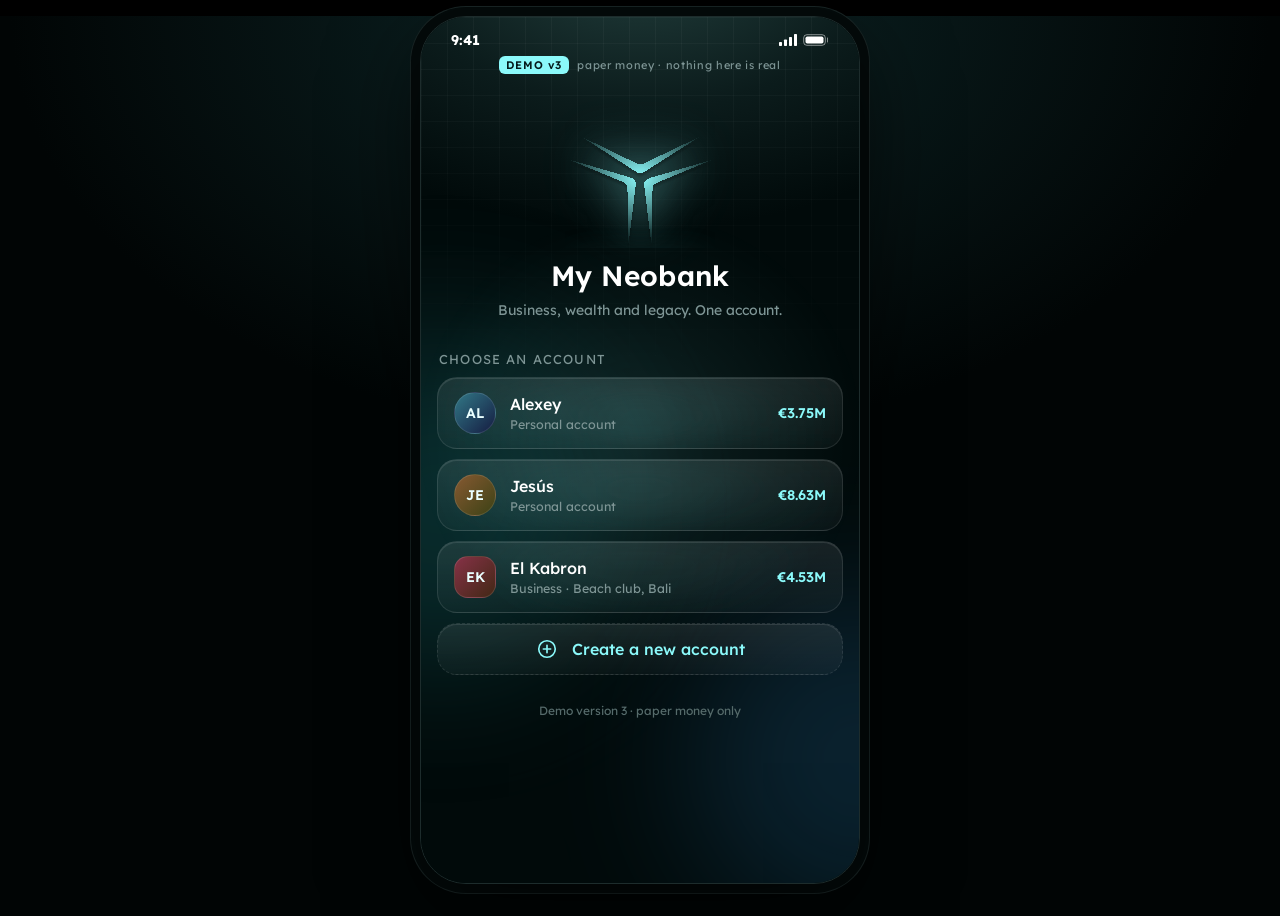
<file: index.html>
<!doctype html>
<html lang="en">
<head>
<meta charset="utf-8">
<meta name="viewport" content="width=device-width, initial-scale=1, maximum-scale=1, viewport-fit=cover, user-scalable=no">
<meta name="robots" content="noindex, nofollow">
<title>My Neobank · Demo</title>
<meta name="description" content="Clickable concept demo. Paper money only.">
<meta name="theme-color" content="#010A0A">
<meta name="apple-mobile-web-app-capable" content="yes">
<meta name="mobile-web-app-capable" content="yes">
<meta name="apple-mobile-web-app-status-bar-style" content="black-translucent">
<meta name="apple-mobile-web-app-title" content="My Neobank">
<link rel="manifest" href="manifest.webmanifest">
<link rel="apple-touch-icon" href="icons/icon-180.png">
<link rel="icon" href="img/mark.svg" type="image/svg+xml">
<link rel="preconnect" href="https://fonts.googleapis.com">
<link rel="preconnect" href="https://fonts.gstatic.com" crossorigin>
<link href="https://fonts.googleapis.com/css2?family=Lexend:wght@300;400;500;600;700&display=swap" rel="stylesheet">
<link rel="stylesheet" href="css/app.css?v=3.1">
<link rel="stylesheet" href="css/v2.css?v=3.1">
</head>
<body>
<div id="root"></div>
<noscript>This demo needs JavaScript.</noscript>
<script src="js/store.js?v=3.1"></script>
<script src="js/ui.js?v=3.1"></script>
<script src="js/screens-core.js?v=3.1"></script>
<script src="js/screens-money.js?v=3.1"></script>
<script src="js/screens-cards.js?v=3.1"></script>
<script src="js/screens-premium.js?v=3.1"></script>
<script src="js/screens-business.js?v=3.1"></script>
<script src="js/screens-v2.js?v=3.1"></script>
</body>
</html>
</file>
<file: css/app.css>
/* My Neobank demo - visual language follows the 4IRE Figma: near-black, teal glow, cyan accent, soft cards. */
:root{
  --bg:#010A0A; --card:#0E1717; --card2:#152222; --line:rgba(255,255,255,.07); --line2:rgba(139,249,250,.22);
  --fg:#fff; --mut:#7E9595; --mut2:#566b6b; --acc:#8BF9FA; --acc2:#67D6D8; --ok:#5FD08A; --bad:#F2714F; --warn:#F2C14F;
  --r:22px; --font:'Lexend',-apple-system,BlinkMacSystemFont,'Segoe UI',Roboto,Helvetica,Arial,sans-serif;
}
*{box-sizing:border-box;-webkit-tap-highlight-color:transparent}
html,body{margin:0;height:100%;background:#000;color:var(--fg);font-family:var(--font);font-weight:400;overscroll-behavior:none;-webkit-font-smoothing:antialiased}
button,input,textarea,select{font:inherit;color:inherit}
button{background:none;border:0;padding:0;cursor:pointer;text-align:inherit}
input,textarea{outline:none}
#root{height:100%}
.phone{height:100vh;height:100dvh;max-width:440px;margin:0 auto;position:relative;background:var(--bg);overflow:hidden}
@media(min-width:520px){
  body{background:radial-gradient(900px 600px at 50% 0,#0d2526,#010505 70%)}
  .phone{height:min(900px,calc(100dvh - 32px));margin:16px auto;border-radius:46px;border:1px solid #1d2c2c;box-shadow:0 30px 90px rgba(0,0,0,.65),0 0 0 9px #040b0b,0 0 0 10px #1a2727}
}
.app{position:absolute;inset:0;display:flex;flex-direction:column;background:radial-gradient(130% 44% at 50% -8%,#24413f 0%,rgba(20,42,42,.55) 42%,rgba(1,10,10,0) 74%),var(--bg)}
.app::before{content:'';position:absolute;inset:0 0 auto 0;height:400px;pointer-events:none;
  background-image:linear-gradient(rgba(255,255,255,.035) 1px,transparent 1px),linear-gradient(90deg,rgba(255,255,255,.035) 1px,transparent 1px);background-size:26px 26px;
  -webkit-mask-image:linear-gradient(#000,transparent);mask-image:linear-gradient(#000,transparent)}
.strip{position:relative;z-index:3;display:flex;align-items:center;justify-content:center;gap:8px;font-size:11px;letter-spacing:.06em;color:var(--mut);padding:calc(7px + env(safe-area-inset-top,0px)) 12px 6px;width:100%}
.strip b{color:#04191a;background:var(--acc);border-radius:6px;padding:2px 7px;font-weight:600;letter-spacing:.08em}
.strip i{font-style:normal;color:var(--acc2);margin-left:4px}
.scroll{flex:1;overflow-y:auto;overflow-x:hidden;-webkit-overflow-scrolling:touch;padding:0 16px 130px;position:relative;z-index:1;scrollbar-width:none}
.scroll::-webkit-scrollbar{display:none}
.scroll.notab{padding-bottom:40px}
.i{width:22px;height:22px;flex:none}
.mut{color:var(--mut)} .acc{color:var(--acc)} .ok{color:var(--ok)} .bad{color:var(--bad)} .warn{color:var(--warn)}
.sm{font-size:12.5px} .xs{font-size:11.5px} .b{font-weight:600} .c{text-align:center} .rt{text-align:right}
.mt{margin-top:14px} .mt2{margin-top:22px} .mb{margin-bottom:14px}
.grow{flex:1;min-width:0} .flex{display:flex;align-items:center;gap:10px} .between{justify-content:space-between}
.ell{white-space:nowrap;overflow:hidden;text-overflow:ellipsis}

/* top */
.top{display:flex;align-items:center;gap:10px;padding:8px 0 14px;min-height:56px}
.top h1{font-size:19px;font-weight:600;margin:0;flex:1;text-align:center}
.rb{width:42px;height:42px;border-radius:50%;background:rgba(255,255,255,.05);border:1px solid var(--line);display:grid;place-items:center;flex:none;position:relative}
.rb.ghost{background:none;border-color:transparent}
.rb .dot{position:absolute;top:9px;right:10px;width:9px;height:9px;border-radius:50%;background:var(--bad);border:2px solid #142121}
.me{display:flex;align-items:center;gap:10px;flex:1;min-width:0}
.me .n{font-weight:500;font-size:15px} .me .t{font-size:11.5px;color:var(--mut)}
.av{width:42px;height:42px;border-radius:50%;display:grid;place-items:center;font-weight:600;font-size:14px;flex:none;color:#eaffff;border:1px solid rgba(255,255,255,.12)}
.av.lg{width:64px;height:64px;font-size:21px} .av.sm{width:34px;height:34px;font-size:12px}
.av.co{border-radius:14px}

/* hero */
.hero{text-align:center;padding:26px 0 22px}
.hero .l{font-size:14px;color:#dfeaea}
.hero .v{font-size:40px;font-weight:700;letter-spacing:-.01em;margin:8px 0 6px;line-height:1.1;white-space:nowrap;overflow:hidden}
.hero .s{font-size:13.5px;color:var(--mut)}
.hero .p{display:inline-flex;gap:6px;align-items:center;margin-top:10px;font-size:12px;color:var(--acc2);background:rgba(139,249,250,.07);border:1px solid var(--line2);border-radius:999px;padding:5px 11px}
.acts{display:flex;gap:10px;margin-bottom:22px}
.act{flex:1;height:52px;border-radius:18px;background:rgba(255,255,255,.045);border:1px solid var(--line);display:flex;align-items:center;justify-content:center;gap:8px;color:var(--acc);font-weight:500;font-size:15px}
.act:active,.row:active,.btn:active,.chip:active,.tile:active{transform:scale(.98)}

/* blocks */
.sec{display:flex;justify-content:space-between;align-items:baseline;margin:22px 2px 10px}
.sec h2{font-size:17px;font-weight:500;margin:0} .sec button,.sec a{color:var(--mut);font-size:14px;font-weight:500}
.card{background:var(--card);border:1px solid var(--line);border-radius:var(--r);padding:6px 16px}
.card.pad{padding:16px} .card.glow{border-color:var(--line2);box-shadow:0 0 0 1px rgba(139,249,250,.05),0 10px 40px -18px rgba(139,249,250,.35)}
.row{display:flex;align-items:center;gap:12px;padding:13px 0;width:100%;border-bottom:1px solid var(--line)}
.row:last-child{border-bottom:0}
.row .t{font-size:15px} .row .s{font-size:12.5px;color:var(--mut);margin-top:2px}
.row .r{text-align:right;flex:none;max-width:56%} .row .r .t{font-weight:500}
.ic{width:42px;height:42px;border-radius:50%;background:#22383a;color:var(--acc2);display:grid;place-items:center;flex:none;font-size:13px;font-weight:600}
.ic.sq{border-radius:14px;background:rgba(139,249,250,.08);color:var(--acc)}
.aico{width:42px;height:42px;border-radius:50%;display:grid;place-items:center;flex:none;font-weight:600;font-size:17px;color:#fff;border:1px solid rgba(255,255,255,.1)}
.aico.sm{width:26px;height:26px;font-size:12px}
.kv{display:flex;justify-content:space-between;gap:14px;padding:9px 0;font-size:14px;border-bottom:1px dashed var(--line)}
.kv:last-child{border-bottom:0} .kv>span:first-child{color:var(--mut)} .kv>span:last-child{text-align:right;font-weight:500}
.pill{display:inline-flex;align-items:center;gap:6px;font-size:11.5px;font-weight:500;border-radius:999px;padding:4px 10px;background:rgba(139,249,250,.1);color:var(--acc);border:1px solid var(--line2)}
.pill.ok{background:rgba(95,208,138,.12);color:var(--ok);border-color:rgba(95,208,138,.3)}
.pill.bad{background:rgba(242,113,79,.12);color:var(--bad);border-color:rgba(242,113,79,.3)}
.pill.warn{background:rgba(242,193,79,.12);color:var(--warn);border-color:rgba(242,193,79,.3)}
.pill.mut{background:rgba(255,255,255,.05);color:var(--mut);border-color:var(--line)}
.tiles{display:grid;grid-template-columns:1fr 1fr;gap:10px}
.tile{background:linear-gradient(160deg,#15292a,#0c1616);border:1px solid var(--line);border-radius:var(--r);padding:14px;min-height:118px;display:flex;flex-direction:column;gap:6px;position:relative;overflow:hidden}
.tile .i{color:var(--acc);width:24px;height:24px} .tile .t{font-weight:500;font-size:15px;margin-top:auto} .tile .s{font-size:12px;color:var(--mut);line-height:1.35}
.tile::after{content:'';position:absolute;right:-30px;top:-30px;width:110px;height:110px;border-radius:50%;background:radial-gradient(rgba(139,249,250,.16),transparent 70%)}
.empty{text-align:center;color:var(--mut);padding:26px 10px;font-size:14px}

/* buttons, chips, fields */
.btn{display:flex;align-items:center;justify-content:center;gap:8px;width:100%;height:54px;border-radius:18px;font-weight:600;font-size:16px;background:var(--acc);color:#03191a;transition:opacity .15s}
.btn.sec2{background:rgba(255,255,255,.05);color:var(--acc);border:1px solid var(--line)}
.btn.line{background:none;color:var(--fg);border:1px solid var(--line)} .btn.danger{background:rgba(242,113,79,.12);color:var(--bad);border:1px solid rgba(242,113,79,.3)}
.btn.s{height:42px;font-size:14px;border-radius:14px;width:auto;padding:0 16px}
.btn[disabled]{opacity:.35;pointer-events:none}
.cta{position:sticky;bottom:0;padding:14px 0 calc(8px + env(safe-area-inset-bottom,0px));background:linear-gradient(transparent,var(--bg) 34%);margin-top:18px;z-index:2}
.chips{display:flex;gap:8px;overflow-x:auto;scrollbar-width:none;padding:2px 0;margin:0 -16px;padding-left:16px;padding-right:16px}
.chips::-webkit-scrollbar{display:none} .chips.wrap{flex-wrap:wrap;overflow:visible;margin:0;padding:2px 0}
.chip{flex:none;display:flex;align-items:center;gap:7px;height:38px;padding:0 13px;border-radius:999px;background:rgba(255,255,255,.045);border:1px solid var(--line);font-size:14px;color:#cfe0e0;white-space:nowrap}
.chip.on{background:rgba(139,249,250,.13);border-color:var(--acc2);color:var(--acc)}
.lbl{font-size:12.5px;color:var(--mut);margin:16px 2px 8px;display:block}
.fld{display:flex;align-items:center;gap:10px;background:var(--card);border:1px solid var(--line);border-radius:16px;padding:0 14px;height:54px}
.fld:focus-within{border-color:var(--acc2)}
.fld input,.fld select{flex:1;min-width:0;background:none;border:0;height:100%;font-size:16px}
.fld select{appearance:none;-webkit-appearance:none}
.fld .sfx{color:var(--mut);font-size:14px}
textarea.fld{height:84px;padding:12px 14px;width:100%;resize:none;font-size:15px;display:block}
.amt{text-align:center;padding:20px 0 6px}
.amt input{width:100%;background:none;border:0;text-align:center;font-size:44px;font-weight:700;letter-spacing:-.01em;caret-color:var(--acc)}
.amt input::placeholder{color:#33494a} .amt .u{color:var(--mut);font-size:14px;margin-top:2px}
input[type=range]{-webkit-appearance:none;appearance:none;width:100%;height:30px;background:none;margin:4px 0}
input[type=range]::-webkit-slider-runnable-track{height:6px;border-radius:6px;background:linear-gradient(90deg,var(--acc2),#1d3a3b)}
input[type=range]::-webkit-slider-thumb{-webkit-appearance:none;width:26px;height:26px;border-radius:50%;background:var(--acc);border:4px solid #0b2a2b;margin-top:-10px;box-shadow:0 0 0 1px var(--acc2),0 4px 14px rgba(139,249,250,.4)}
input[type=range]::-moz-range-track{height:6px;border-radius:6px;background:#1d3a3b}
input[type=range]::-moz-range-thumb{width:20px;height:20px;border-radius:50%;background:var(--acc);border:3px solid #0b2a2b}
.sw{width:50px;height:30px;border-radius:999px;background:#22383a;position:relative;flex:none;transition:background .2s}
.sw::after{content:'';position:absolute;top:3px;left:3px;width:24px;height:24px;border-radius:50%;background:#fff;transition:transform .2s}
.sw.on{background:var(--acc2)} .sw.on::after{transform:translateX(20px);background:#03191a}

/* tab bar */
.tabbar{position:absolute;left:16px;right:16px;bottom:calc(14px + env(safe-area-inset-bottom,0px));z-index:5;display:flex;gap:2px;padding:6px;border-radius:999px;background:rgba(10,20,20,.86);border:1px solid rgba(255,255,255,.12);-webkit-backdrop-filter:blur(14px);backdrop-filter:blur(14px)}
.tabbar button{flex:1;display:flex;flex-direction:column;align-items:center;gap:3px;padding:8px 0 7px;border-radius:999px;color:#6f8585;font-size:11.5px;font-weight:500}
.tabbar button .i{width:23px;height:23px} .tabbar button.on{background:#16282a;color:var(--acc)}

/* sheet + overlays */
.veil{position:absolute;inset:0;z-index:20;background:rgba(1,6,6,.72);-webkit-backdrop-filter:blur(3px);backdrop-filter:blur(3px);display:flex;flex-direction:column;justify-content:flex-end;animation:fade .2s}
.sheet{background:#081212;border:1px solid var(--line);border-bottom:0;border-radius:30px 30px 0 0;padding:10px 16px calc(22px + env(safe-area-inset-bottom,0px));max-height:88%;overflow-y:auto;animation:up .28s cubic-bezier(.2,.8,.2,1);scrollbar-width:none}
.sheet::before{content:'';display:block;width:52px;height:5px;border-radius:5px;background:#2a3d3d;margin:0 auto 16px}
.sheet h3{text-align:center;font-size:20px;font-weight:600;margin:6px 0 16px}
.opt{display:flex;align-items:center;gap:14px;width:100%;background:var(--card);border:1px solid var(--line);border-radius:18px;padding:15px 16px;margin-bottom:10px}
.opt .t{font-weight:500} .opt .s{font-size:13px;color:var(--mut);margin-top:2px} .opt>.i:first-child{color:#cfe0e0}
.ov{position:absolute;inset:0;z-index:30;background:rgba(1,8,8,.9);-webkit-backdrop-filter:blur(8px);backdrop-filter:blur(8px);display:grid;place-items:center;text-align:center;animation:fade .2s}
.toast{position:absolute;left:16px;right:16px;top:calc(46px + env(safe-area-inset-top,0px));z-index:40;background:#132626;border:1px solid var(--line2);border-radius:16px;padding:13px 16px;font-size:14px;box-shadow:0 14px 40px rgba(0,0,0,.5);animation:drop .3s cubic-bezier(.2,.8,.2,1)}
.toast.bad{border-color:rgba(242,113,79,.5)}
@keyframes fade{from{opacity:0}to{opacity:1}}
@keyframes up{from{transform:translateY(40px);opacity:0}to{transform:none;opacity:1}}
@keyframes drop{from{transform:translateY(-20px);opacity:0}to{transform:none;opacity:1}}
@keyframes pop{0%{transform:scale(.6);opacity:0}70%{transform:scale(1.06)}100%{transform:scale(1);opacity:1}}
.in>*{animation:up .34s cubic-bezier(.2,.8,.2,1) both}
.in>*:nth-child(2){animation-delay:.04s}.in>*:nth-child(3){animation-delay:.08s}.in>*:nth-child(4){animation-delay:.12s}.in>*:nth-child(5){animation-delay:.16s}.in>*:nth-child(n+6){animation-delay:.2s}

/* face id + success */
.face{width:96px;height:96px;border-radius:28px;border:2px solid var(--acc2);display:grid;place-items:center;color:var(--acc);margin:0 auto 18px;position:relative;overflow:hidden}
.face .i{width:46px;height:46px}
.face::after{content:'';position:absolute;left:0;right:0;height:26px;background:linear-gradient(transparent,rgba(139,249,250,.45),transparent);animation:scan .9s ease-in-out infinite}
.face.done{border-color:var(--ok);color:var(--ok);animation:pop .3s} .face.done::after{display:none}
@keyframes scan{0%{top:-26px}100%{top:96px}}
.done-wrap{text-align:center;padding:54px 6px 10px}
.bigcheck{width:104px;height:104px;border-radius:50%;margin:0 auto 22px;display:grid;place-items:center;background:radial-gradient(circle,rgba(139,249,250,.25),rgba(139,249,250,.04) 70%);border:1px solid var(--line2);color:var(--acc);animation:pop .45s cubic-bezier(.2,.9,.3,1.2) both;box-shadow:0 0 60px rgba(139,249,250,.25)}
.bigcheck .i{width:48px;height:48px;stroke-width:2.4}
.done-wrap h2{font-size:24px;margin:0 0 8px;font-weight:600} .done-wrap p{color:var(--mut);margin:0 0 22px;font-size:15px;line-height:1.45}

/* welcome + splash */
.welcome{min-height:100%;display:flex;flex-direction:column;padding-top:6px}
.splash{text-align:center;padding:34px 0 18px}
.splash .mark{width:150px;height:128px;display:block;margin:0 auto 10px;filter:drop-shadow(0 0 26px rgba(139,249,250,.45))}
.splash .word{font-size:28px;font-weight:600;letter-spacing:.01em} .splash .tg{color:var(--mut);font-size:14px;margin-top:8px}
.intro .splash .mark{animation:markin 1.5s cubic-bezier(.2,.8,.2,1) both}
.intro .splash .word{animation:up .7s .75s both} .intro .splash .tg{animation:up .7s .95s both}
.intro .who,.intro .acct{animation:up .6s both} .intro .who{animation-delay:1.25s}
.intro .acct:nth-of-type(1){animation-delay:1.35s}.intro .acct:nth-of-type(2){animation-delay:1.45s}.intro .acct:nth-of-type(3){animation-delay:1.55s}.intro .acct:nth-of-type(n+4){animation-delay:1.65s}
.intro .rays{animation:rays 2.2s .2s ease-out both}
@keyframes markin{0%{transform:scale(.3) rotate(-25deg);opacity:0;filter:blur(14px) drop-shadow(0 0 0 rgba(139,249,250,0))}55%{opacity:1;filter:blur(0) drop-shadow(0 0 60px rgba(139,249,250,.95))}100%{transform:none;filter:drop-shadow(0 0 26px rgba(139,249,250,.45))}}
.rays{position:absolute;left:50%;top:96px;width:520px;height:520px;margin-left:-260px;border-radius:50%;pointer-events:none;background:radial-gradient(circle,rgba(139,249,250,.2),transparent 62%);opacity:.5}
@keyframes rays{0%{transform:scale(.2);opacity:0}45%{opacity:1}100%{transform:scale(1);opacity:.5}}
.who{font-size:13px;color:var(--mut);margin:14px 2px 10px;text-transform:uppercase;letter-spacing:.09em}
.acct{display:flex;align-items:center;gap:14px;width:100%;background:rgba(14,23,23,.86);border:1px solid var(--line);border-radius:20px;padding:14px 16px;margin-bottom:10px}
.acct .n{font-weight:500;font-size:16px} .acct .t{font-size:12.5px;color:var(--mut);margin-top:2px} .acct .v{font-weight:600;font-size:14px;color:var(--acc)}
.acct.new{border-style:dashed;color:var(--acc);justify-content:center;font-weight:500}
.foot{margin-top:auto;padding:18px 0 6px;text-align:center;color:var(--mut2);font-size:12px}

/* payment cards */
.ccard{position:relative;width:100%;aspect-ratio:1.586;border-radius:20px;padding:20px;display:flex;flex-direction:column;justify-content:space-between;overflow:hidden;color:#fff;border:1px solid rgba(255,255,255,.14);box-shadow:0 22px 50px -18px rgba(0,0,0,.9);isolation:isolate}
.ccard::before{content:'';position:absolute;inset:-60%;z-index:-1;background:linear-gradient(115deg,transparent 42%,rgba(255,255,255,.32) 50%,transparent 58%);transform:translateX(-60%);animation:shine 5.5s ease-in-out infinite}
@keyframes shine{0%,55%{transform:translateX(-60%)}80%,100%{transform:translateX(60%)}}
.ccard .brand{display:flex;align-items:center;gap:8px;font-weight:600;font-size:15px}
.ccard .brand img{width:34px;height:34px;margin:-6px -4px -6px -8px}
.ccard .tier{font-size:11px;letter-spacing:.16em;text-transform:uppercase;opacity:.85}
.ccard .chip2{width:42px;height:32px;border-radius:7px;background:linear-gradient(135deg,#e8d9a8,#a8925a);position:relative;opacity:.95}
.ccard .chip2::after{content:'';position:absolute;inset:6px 12px;border:1px solid rgba(0,0,0,.35);border-radius:3px}
.ccard .num{font-size:19px;letter-spacing:.12em;font-weight:500;font-variant-numeric:tabular-nums}
.ccard .nm{font-size:13px;letter-spacing:.08em} .ccard .ex{font-size:12px;opacity:.8}
.ccard .i{opacity:.85}
.ccard.graphite{background:radial-gradient(120% 120% at 0 0,#3a4a4b,#111b1c 60%,#080e0e)}
.ccard.teal{background:radial-gradient(120% 140% at 100% 0,#2aa3a5,#0d4a4c 55%,#062325)}
.ccard.cyan{background:linear-gradient(135deg,#bffcfd,#67d6d8 45%,#1f8b8e);color:#03191a} .ccard.cyan .chip2{filter:saturate(.7)}
.ccard.obsidian{background:radial-gradient(90% 120% at 50% 120%,#143a3b,#020707 60%);border-color:rgba(139,249,250,.35)}
.ccard.steel{background:repeating-linear-gradient(90deg,rgba(255,255,255,.05) 0 1px,transparent 1px 3px),linear-gradient(120deg,#8f9a9c,#dfe6e7 30%,#7d888a 55%,#c9d1d2 78%,#6e797b);color:#101718;border-color:rgba(255,255,255,.5)}
.ccard.gold{background:repeating-linear-gradient(90deg,rgba(255,255,255,.06) 0 1px,transparent 1px 3px),linear-gradient(120deg,#8a6a2f,#f1dc9c 32%,#b08a3e 58%,#f6e6b1 80%,#8a6a2f);color:#1d1503;border-color:rgba(255,235,170,.6)}
.ccard.frozen{filter:grayscale(.85) brightness(.6)} .ccard.frozen::before{display:none}
.ccard.mini{border-radius:14px;padding:12px} .ccard.mini .num{font-size:12px} .ccard.mini .brand{font-size:11px} .ccard.mini .brand img{width:22px;height:22px} .ccard.mini .chip2{width:26px;height:20px;border-radius:5px}
.ccard.mini .nm,.ccard.mini .ex,.ccard.mini .tier{font-size:8.5px}
.issue .ccard{animation:cardin 1.1s cubic-bezier(.2,.8,.2,1) both;width:300px}
@keyframes cardin{0%{transform:translateY(260px) rotate(-18deg) scale(.7);opacity:0}60%{transform:translateY(-12px) rotate(3deg) scale(1.03);opacity:1}100%{transform:none}}
.tsel{display:flex;gap:12px;overflow-x:auto;scroll-snap-type:x mandatory;margin:0 -16px;padding:4px 16px 10px;scrollbar-width:none}
.tsel::-webkit-scrollbar{display:none}
.tsel>button{flex:none;width:78%;scroll-snap-align:center;opacity:.5;transition:opacity .2s,transform .2s;transform:scale(.95)} .tsel>button.on{opacity:1;transform:none}
.sw2{display:flex;gap:10px} .sw2 button{width:38px;height:38px;border-radius:50%;border:2px solid transparent;padding:3px} .sw2 button.on{border-color:var(--acc)} .sw2 span{display:block;width:100%;height:100%;border-radius:50%}
.perk{display:flex;gap:10px;align-items:flex-start;padding:7px 0;font-size:14px} .perk .i{color:var(--acc);width:18px;height:18px;margin-top:2px}

/* premium: shield + inheritance */
.lead{font-size:26px;font-weight:600;line-height:1.18;margin:6px 0 8px} .lead em{font-style:normal;color:var(--acc)}
.sub{color:var(--mut);font-size:15px;line-height:1.5;margin:0 0 16px}
.steps{counter-reset:s} .step{display:flex;gap:14px;padding:12px 0;border-bottom:1px solid var(--line)} .step:last-child{border:0}
.step::before{counter-increment:s;content:counter(s);width:30px;height:30px;border-radius:50%;flex:none;display:grid;place-items:center;font-size:13px;font-weight:600;color:#03191a;background:var(--acc)}
.step .t{font-weight:500} .step .s{font-size:13.5px;color:var(--mut);margin-top:3px;line-height:1.45}
.gauge{height:10px;border-radius:10px;background:#1a2c2d;position:relative;margin:10px 0 6px}
.gauge b{position:absolute;left:0;top:0;bottom:0;border-radius:10px;background:linear-gradient(90deg,var(--ok),var(--acc2))}
.gauge b.hot{background:linear-gradient(90deg,var(--warn),var(--bad))}
.gauge i{position:absolute;top:-4px;bottom:-4px;width:2px;background:#fff;opacity:.7}
.vs{display:grid;grid-template-columns:1fr 1fr;gap:10px}
.vs>div{border-radius:18px;padding:13px;border:1px solid var(--line);background:var(--card);font-size:13px;line-height:1.4}
.vs .h{font-size:11px;letter-spacing:.1em;text-transform:uppercase;color:var(--mut);margin-bottom:8px}
.vs .big{font-size:16px;font-weight:600;margin-bottom:4px}
.vs>div.good{border-color:var(--line2);background:linear-gradient(160deg,#143031,#0c1818)} .vs>div.dead{border-color:rgba(242,113,79,.35);background:linear-gradient(160deg,#2b1712,#140c0a)}
.chart{width:100%;height:auto;display:block}
.heir{display:flex;align-items:center;gap:12px;padding:12px 0;border-bottom:1px solid var(--line)} .heir:last-child{border:0}
.heir input{width:64px;text-align:right;background:var(--card2);border:1px solid var(--line);border-radius:12px;height:42px;padding:0 10px;font-size:16px;font-weight:500}
.bar{display:flex;height:12px;border-radius:12px;overflow:hidden;background:#1a2c2d;margin:12px 0 4px} .bar span{display:block;height:100%}
.prog{padding:8px 0} .prog .st{display:flex;gap:12px;align-items:center;padding:11px 0;color:var(--mut2);transition:color .3s}
.prog .st .d{width:26px;height:26px;border-radius:50%;border:2px solid #24393a;display:grid;place-items:center;flex:none} .prog .st .d .i{width:14px;height:14px;opacity:0;stroke-width:3}
.prog .st.on{color:var(--fg)} .prog .st.on .d{border-color:var(--acc);background:var(--acc);color:#03191a} .prog .st.on .d .i{opacity:1}
.prog .st.run{color:var(--fg)} .prog .st.run .d{border-color:var(--acc);border-top-color:transparent;animation:spin .8s linear infinite}
@keyframes spin{to{transform:rotate(360deg)}}
.qr{width:150px;height:150px;margin:6px auto 12px;border-radius:16px;background:#fff;padding:10px} .qr svg{width:100%;height:100%;display:block}
.code{font-family:ui-monospace,SFMono-Regular,Menlo,monospace;font-size:12.5px;word-break:break-all;color:#cfe0e0}
.note{font-size:12.5px;color:var(--mut);line-height:1.5;background:rgba(139,249,250,.05);border:1px dashed var(--line2);border-radius:14px;padding:11px 13px}

/* additions */
.heir input.nm{width:100%;text-align:left;background:none;border:0;border-bottom:1px solid var(--line);border-radius:0;height:32px;padding:0;font-size:15px;font-weight:400}
.heir select.rel{background:none;border:0;color:var(--mut);font-size:12.5px;padding:2px 0;margin-top:2px;appearance:none;-webkit-appearance:none;outline:none}
.heir .rt{text-align:right}
.ccard.steel .brand img,.ccard.gold .brand img,.ccard.cyan .brand img{filter:brightness(.28) saturate(1.4)}
.ccard.steel .chip2,.ccard.gold .chip2{background:linear-gradient(135deg,#fff7d6,#b79b55)}
.opt{text-align:left}
button.card{text-align:left}
.strip{cursor:pointer}

/* amount entry: clearly a field */
label.amt{display:block;cursor:text}
.amt input{border-bottom:1.5px solid rgba(139,249,250,.22);border-radius:0;padding:2px 0 8px;transition:border-color .15s,box-shadow .15s;cursor:text}
.amt input:hover{border-bottom-color:rgba(139,249,250,.5)}
.amt input:focus{border-bottom-color:var(--acc);box-shadow:0 10px 18px -14px rgba(139,249,250,.7)}
.amt input::placeholder{color:#44605f}
.amt .u{margin-top:8px}
button:focus-visible,.chip:focus-visible{outline:2px solid var(--acc2);outline-offset:2px}
</file>
<file: css/v2.css>
/* My Neobank demo v2 and later - glass surfaces, five-tab bar, crypto tab, guide, help. Loaded after app.css. */

/* numbers line up */
.row .r,.kv,.hero .v,.amt input,.ccard .num,.vs .big{font-variant-numeric:tabular-nums}
.hero{padding:32px 0 26px}
.hero .v{font-weight:800;letter-spacing:-.02em}

/* soft light behind the glass */
.orbs{position:absolute;inset:0;overflow:hidden;pointer-events:none;z-index:0}
.orbs i{position:absolute;width:340px;height:340px;border-radius:50%;filter:blur(72px);opacity:.26}
.orbs i:first-child{background:#1f8b8e;left:-150px;top:36%;animation:orb1 19s ease-in-out infinite alternate}
.orbs i:last-child{background:#266798;right:-170px;top:66%;animation:orb2 23s ease-in-out infinite alternate}
@keyframes orb1{to{transform:translate(80px,-70px)}}
@keyframes orb2{to{transform:translate(-70px,-90px)}}
.strip,.sbar{z-index:3}

/* glass */
.act,.chip,.rb,.opt,.btn.sec2,.acct,.seg button{
  background:linear-gradient(180deg,rgba(255,255,255,.085),rgba(255,255,255,.03));
  border:1px solid rgba(255,255,255,.1);
  box-shadow:inset 0 1px 0 rgba(255,255,255,.1);
  -webkit-backdrop-filter:blur(16px) saturate(140%);backdrop-filter:blur(16px) saturate(140%)}
.card{background:linear-gradient(180deg,rgba(22,34,34,.74),rgba(12,21,21,.7));box-shadow:inset 0 1px 0 rgba(255,255,255,.05);-webkit-backdrop-filter:blur(14px);backdrop-filter:blur(14px)}
.card.glow{background:linear-gradient(160deg,rgba(24,52,53,.8),rgba(12,22,22,.72))}
.chip.on,.seg button.on{background:linear-gradient(180deg,rgba(139,249,250,.2),rgba(139,249,250,.08));border-color:var(--acc2)}
.rb.ghost{background:none;border-color:transparent;box-shadow:none;-webkit-backdrop-filter:none;backdrop-filter:none}
.sheet{background:rgba(8,18,18,.92);-webkit-backdrop-filter:blur(26px);backdrop-filter:blur(26px);position:relative}
.sx{position:absolute;right:12px;top:12px;width:34px;height:34px;border-radius:50%;display:grid;place-items:center;background:rgba(255,255,255,.06);color:var(--mut);z-index:2}
.sx .i{width:16px;height:16px}

/* tab bar: more transparent, five places */
.tabbar{background:rgba(10,20,20,.56);border-color:rgba(255,255,255,.13);-webkit-backdrop-filter:blur(24px) saturate(150%);backdrop-filter:blur(24px) saturate(150%);box-shadow:0 12px 34px rgba(0,0,0,.5),inset 0 1px 0 rgba(255,255,255,.08)}
.tabbar button{font-size:11px;transition:color .2s,background .2s}
.tabbar.n5 button{font-size:10.5px}
.tabbar button.on{background:rgba(139,249,250,.1);box-shadow:inset 0 0 0 1px rgba(139,249,250,.16)}
.tabbar button.on .i{fill:rgba(139,249,250,.2)}
.app.hastab::after{content:'';position:absolute;left:0;right:0;bottom:0;height:128px;background:linear-gradient(transparent,rgba(1,10,10,.94) 78%);pointer-events:none;z-index:2}

/* status bar, only inside the desktop phone frame */
.sbar{display:none}
@media(min-width:520px){
  .sbar{display:flex;justify-content:space-between;align-items:center;padding:14px 30px 0;font-size:14px;position:relative}
  .sbar span{display:flex;gap:6px;align-items:center}
}

/* screen transitions */
.in.fwd{animation:fromR .3s cubic-bezier(.2,.8,.2,1)}
.in.back{animation:fromL .3s cubic-bezier(.2,.8,.2,1)}
.in.fwd>*,.in.back>*{animation:none}
@keyframes fromR{from{transform:translateX(28px);opacity:0}to{transform:none;opacity:1}}
@keyframes fromL{from{transform:translateX(-28px);opacity:0}to{transform:none;opacity:1}}

/* sticky action never hides content; screens without tabs end cleanly */
.scroll.notab{padding-bottom:0}
.scroll.notab>div{min-height:100%;display:flow-root;padding-bottom:28px}
.cta{padding-bottom:calc(20px + env(safe-area-inset-bottom,0px));margin-bottom:-28px}

/* toast sits above the tab bar, away from the back button */
.toast{top:auto;bottom:calc(108px + env(safe-area-inset-bottom,0px));animation:up .3s cubic-bezier(.2,.8,.2,1)}

/* lists: solid hairlines, inset from the icon */
.kv{border-bottom:1px solid var(--line)}
.row{border-bottom:0;position:relative}
.row::after{content:'';position:absolute;left:54px;right:0;bottom:0;height:1px;background:var(--line)}
.row:last-child::after{display:none}
.row .r{max-width:52%}
.row.dim{opacity:.55}
.pill .i{width:13px;height:13px}
.btn[disabled]{opacity:1;background:rgba(255,255,255,.06);color:var(--mut2)}
.sw2 span{box-shadow:inset 0 0 0 1px rgba(255,255,255,.28)}
.vs .h{min-height:28px}
.empty{padding:30px 12px}

/* asset icons */
.aico{border-color:rgba(255,255,255,.16)}
.aico svg{width:60%;height:60%;display:block}
.aico.lg{width:60px;height:60px;font-size:24px}
.aico.fiat{background:#1c3335 !important;color:var(--acc);font-weight:500;box-shadow:inset 0 0 0 1.5px rgba(139,249,250,.42);border-color:transparent}
.stack{display:flex;flex:none}
.stack .aico{margin-left:-9px;border:2px solid #0f1a1a}
.stack .aico:first-child{margin-left:0}
.cryptolink{width:100%}

/* quick people row */
.people{display:flex;gap:4px;overflow-x:auto;margin:0 -16px 20px;padding:2px 12px;scrollbar-width:none}
.people::-webkit-scrollbar{display:none}
.person{flex:none;width:70px;display:flex;flex-direction:column;align-items:center;gap:7px;font-size:11.5px;color:#cfe0e0}
.person .ell{max-width:66px;display:block}
.av.pp{width:52px;height:52px;font-size:16px}
.av.more{color:var(--acc);border:1.5px dashed var(--line2);background:rgba(139,249,250,.05)}

/* sparklines */
.spark{width:52px;height:26px;flex:none;margin:0 2px}
.spark.big{width:100%;height:96px;margin:12px 0 6px;display:block}

/* cards */
.cardwrap{display:block;width:100%;margin-bottom:18px}
.cardcap{display:flex;justify-content:space-between;align-items:center;padding:10px 6px 0;font-size:13px;color:#cfe0e0}
.cardcap span{display:flex;align-items:center;gap:8px}
.ccard::before{animation:shine 2.6s ease-out .4s 1 both}

/* segmented choice */
.seg{display:grid;grid-template-columns:repeat(3,1fr);gap:8px}
.seg.two{grid-template-columns:1fr 1fr}
.seg button{border-radius:16px;padding:11px 6px;text-align:center}
.seg button b{display:block;font-size:17px;font-weight:600}
.seg button span{display:block;font-size:11.5px;color:var(--mut);margin-top:2px}
.seg button.on b{color:var(--acc)}

/* demo-only actions look different from product actions */
.btn.demo{background:rgba(139,249,250,.06);color:var(--acc);border:1.5px dashed var(--line2);box-shadow:none}
.act.demo{border:1.5px dashed var(--line2);background:rgba(139,249,250,.05);box-shadow:none}

/* help */
.ib{display:inline-grid;place-items:center;width:18px;height:18px;border-radius:50%;border:1px solid var(--line2);color:var(--acc2);font-size:11px;font-weight:600;vertical-align:middle;margin-left:4px;background:rgba(139,249,250,.07);line-height:1}
.infotext p{margin:0 0 11px;font-size:14.5px;line-height:1.55;color:#dfeaea}
.infotext p:last-child{margin:0}
.tick{width:26px;height:26px;border-radius:50%;border:1.5px solid #2c4344;display:grid;place-items:center;flex:none;color:transparent;margin:0 8px}
.tick .i{width:14px;height:14px;stroke-width:3}
.tick.on{background:var(--ok);border-color:var(--ok);color:#03191a}

/* full screen: hint on the welcome screen (iPhone) and numbered steps */
.fsw{display:flex;justify-content:center;margin-bottom:20px}
.intro .fsw{animation:up .6s 1.15s both}
.fspill{display:flex;align-items:center;gap:8px;padding:9px 12px 9px 14px;border-radius:999px;font-size:13px;font-weight:500;color:var(--acc);background:rgba(139,249,250,.07);border:1px solid var(--line2)}
.fspill .i{width:15px;height:15px}
.fspill .i:last-child{width:13px;height:13px;opacity:.7}
.stepn{width:28px;height:28px;border-radius:50%;display:grid;place-items:center;flex:none;margin:0 7px;font-size:13px;font-weight:600;color:var(--acc);border:1.5px solid var(--line2);background:rgba(139,249,250,.07)}
.i.inl{width:17px;height:17px;display:inline-block;vertical-align:-3px}

/* earn: figures that tick must not jump sideways */
.tn{font-variant-numeric:tabular-nums}
.pill .tn{font-weight:600}

/* phones: in Home Screen / full-screen mode the iPhone reports a 34px bottom inset. The tab bar and the main button
   keep only what the home indicator needs, so they sit low instead of floating half a centimetre above the edge. */
@media(max-width:519px){
  .tabbar{bottom:max(10px,calc(env(safe-area-inset-bottom,0px) - 20px))}
  .toast{bottom:calc(94px + max(10px,calc(env(safe-area-inset-bottom,0px) - 20px)))}
  .cta{padding-bottom:max(20px,calc(env(safe-area-inset-bottom,0px) - 8px))}
}
</file>
